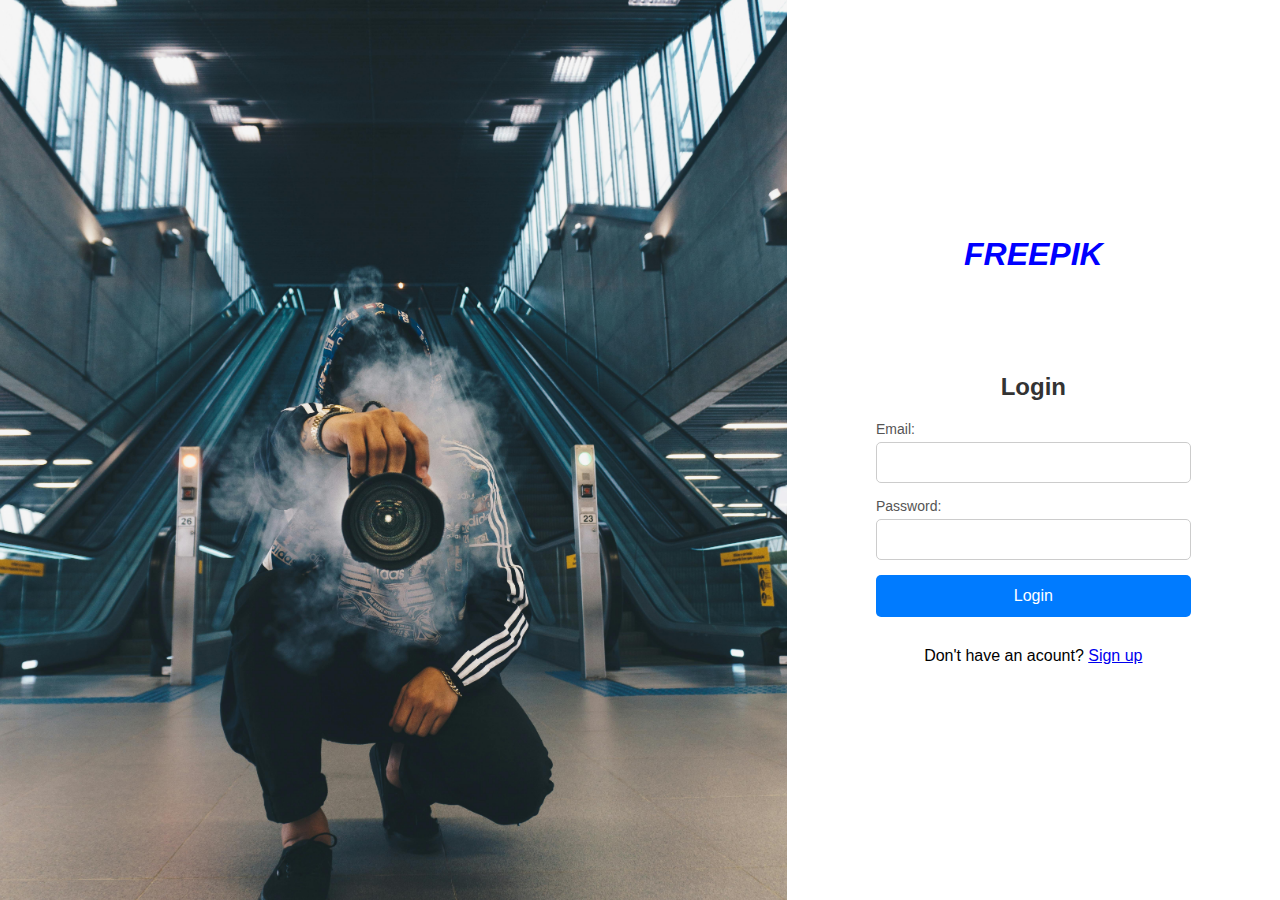
<file: index.html>
<!DOCTYPE html>
<html lang="en">
<head>
    <meta charset="UTF-8">
    <meta name="viewport" content="width=device-width, initial-scale=1.0">
    <title>Login in Page</title>
    <link rel="stylesheet" href="style.css">
</head>
<body>
    <div class="container">
        <div class="image-section"></div>
        <div class="login-section">
            <h1>FREEPIK</h1>
            <h2>Login</h2>
            <form action="Login.php" method="POST">
                <label for="email">Email:</label>
                <input type="email" id="email" name="email" required>
                <label for="password">Password:</label>
                <input type="password" id="password" name="password" required>
                <button type="submit">Login</button>
                <div class="link">
                    <p>Don't have an acount? <a href="Signup.html">Sign up</a></p>
                </div>
            </form>
        </div>
    </div>
</body>
</html>
</file>
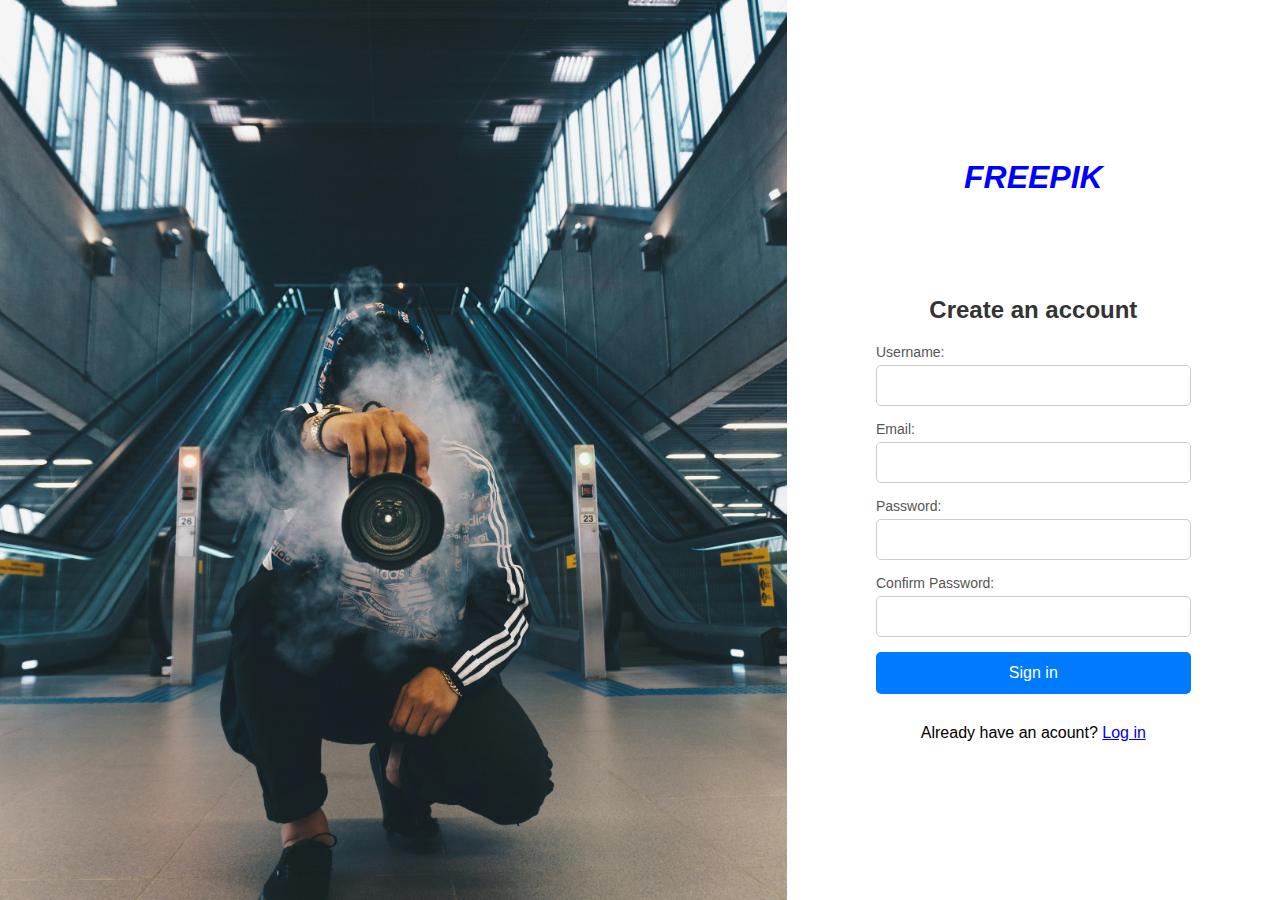
<file: Signup.html>
<!DOCTYPE html>
<html lang="en">
<head>
    <meta charset="UTF-8">
    <meta name="viewport" content="width=device-width, initial-scale=1.0">
    <title>Sign in Page</title>
    <link rel="stylesheet" href="style.css">
</head>
<body>
    <div class="container">
        <div class="image-section"></div>
        <div class="login-section">
            <h1>FREEPIK</h1>
            <h2>Create an account</h2>
            <form action="Signup.php" method="POST">
                <label for="username">Username:</label>
                <input type="text" id="username" name="username" required>
                <label for="email">Email:</label>
                <input type="email" id="email" name="email" required>
                <label for="password">Password:</label>
                <input type="password" id="password" name="password" required>
                <label for="password">Confirm Password:</label>
                <input type="password" id="confirmpass" name="confirmpass" required>
                <button type="submit">Sign in</button>
                <div class="link">
                    <p>Already have an acount? <a href="index.html">Log in</a></p>
                </div>
            </form>
        </div>
    </div>
</body>
</html>
</file>
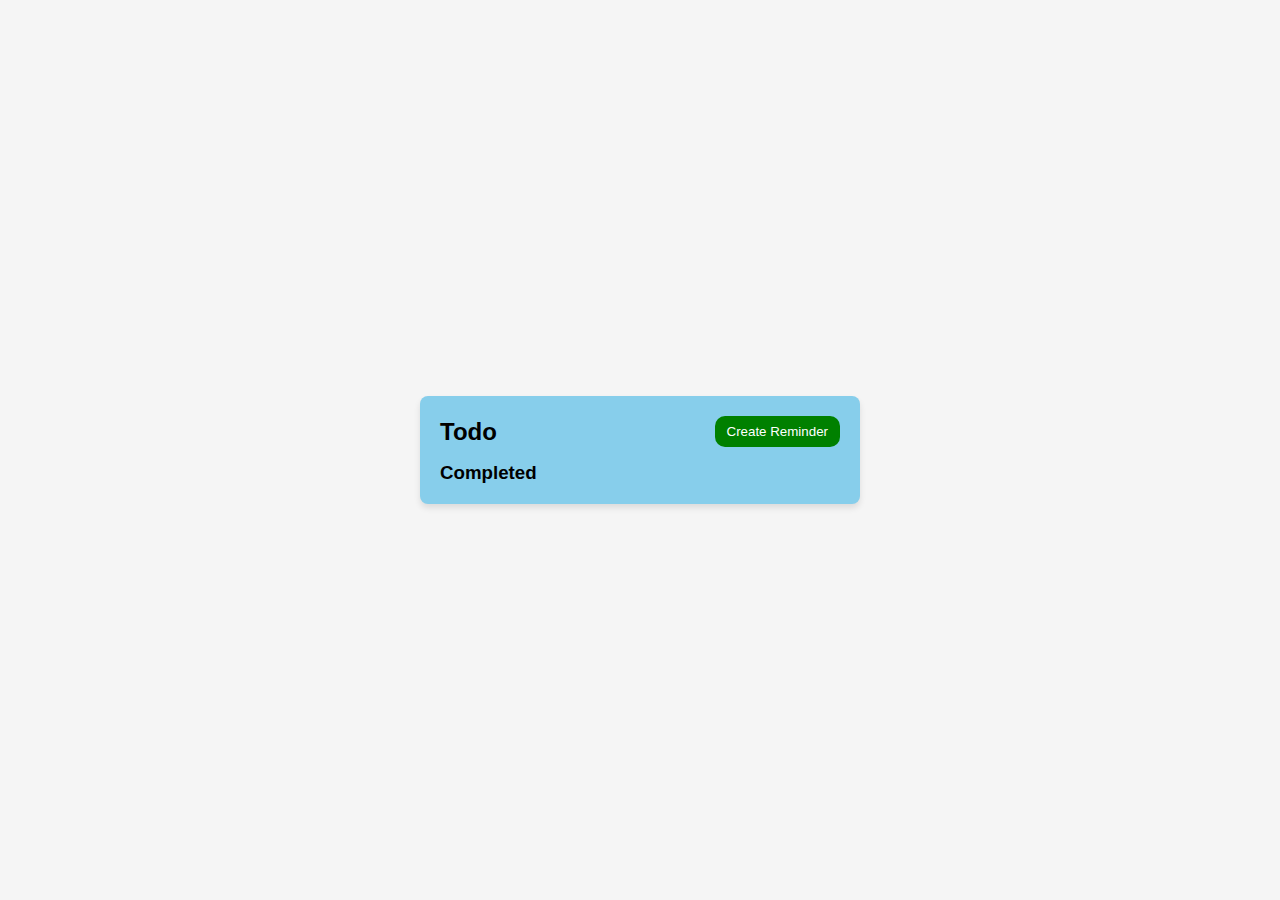
<file: Todo.html>
<!DOCTYPE html>
<html lang="en">
<head>
    <meta charset="UTF-8">
    <meta name="viewport" content="width=device-width, initial-scale=1.0">
    <title>Todo List</title>
    <link rel="stylesheet" href="Todo.css">
</head>
<body>
    <div class="todo-container">
        <div class="hello">
            <h2>Todo</h2>
            <button id="createReminder">Create Reminder</button>
        </div>

        <div id="taskList"></div>

        <h3>Completed</h3>
        <div id="completedTasks"></div>
    </div>

    <script src="Todo.js"></script>
</body>
</html>
</file>
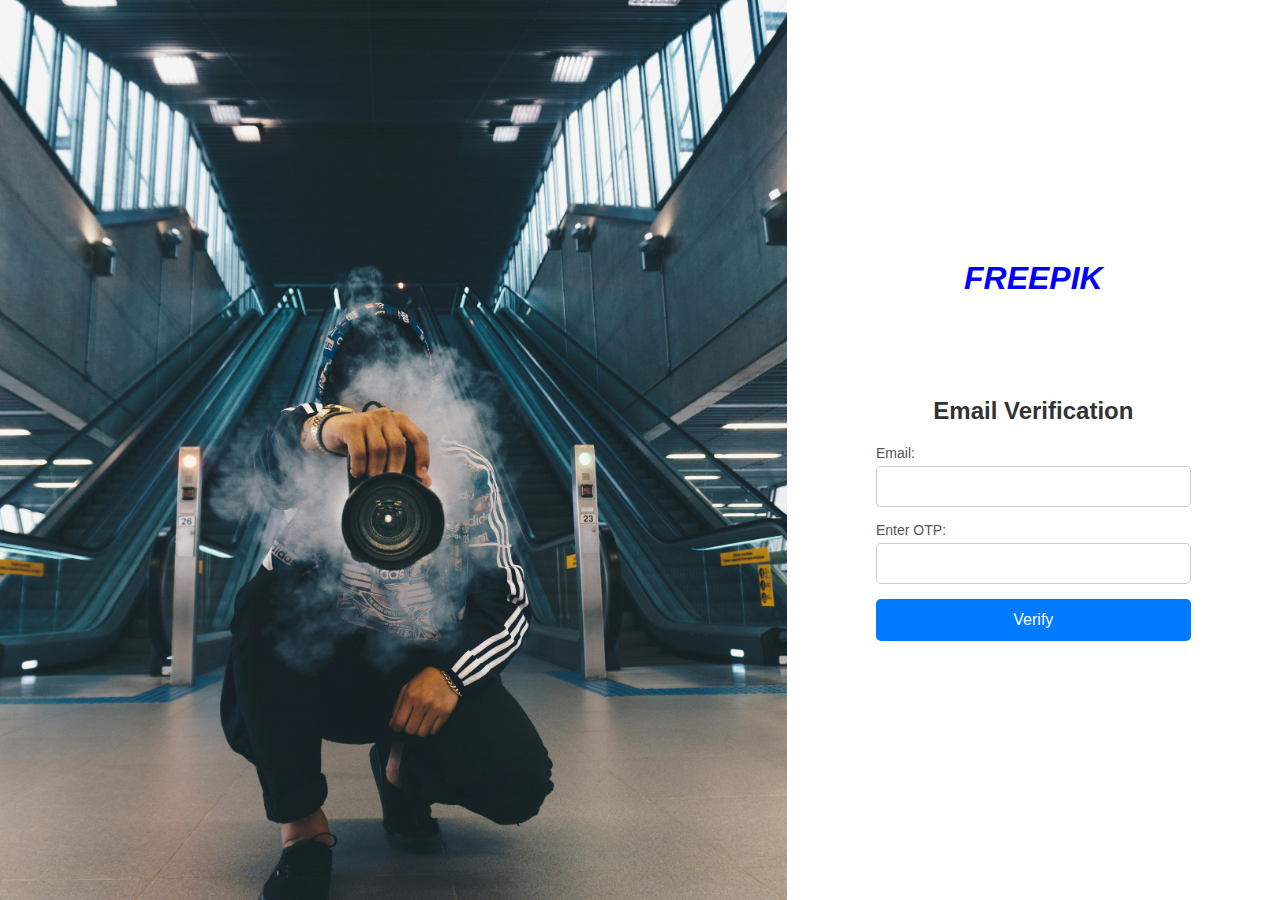
<file: verify.html>
<!DOCTYPE html>
<html lang="en">
<head>
    <meta charset="UTF-8">
    <meta name="viewport" content="width=device-width, initial-scale=1.0">
    <title>Verify OTP</title>
    <link rel="stylesheet" href="style.css">
</head>
<body>
    <div class="container">
        <div class="image-section"></div>
        <div class="login-section">
            <h1>FREEPIK</h1>
            <h2>Email Verification</h2>
            <form action="verify.php" method="POST">
                <label for="email">Email:</label>
                <input type="email" name="email" required>
                <label for="otp">Enter OTP:</label>
                <input type="text" name="otp" required>
                <button type="submit">Verify</button>
            </form>
        </div>
    </div>
</body>
</html>
</file>
<file: style.css>
* {
    margin: 0;
    padding: 0;
    box-sizing: border-box;
    font-family: Arial, sans-serif;
}
body, html {
    height: 100%;
    width: 100%;
}
.container {
    display: flex;
    width: 100%;
    height: 100vh;
}
.image-section {
    flex: 1;
    background: url('hello-\(1\).jpg') no-repeat center center/cover;
}
.login-section {
    flex: 0.5;
    background: white;
    display: flex;
    flex-direction: column;
    justify-content: center;
    align-items: center;
    padding: 50px;
}
h1{
    margin-bottom: 100px;
    color: blue;
    font-style: oblique;
}
h2 {
    margin-bottom: 20px;
    color: #333;
}
form {
    display: flex;
    flex-direction: column;
    width: 80%;
    max-width: 400px;
}
label {
    font-size: 14px;
    color: #555;
    margin-bottom: 5px;
}
input {
    width: 100%;
    padding: 12px;
    margin-bottom: 15px;
    border: 1px solid #ccc;
    border-radius: 5px;
}
button {
    background: #007bff;
    color: white;
    border: none;
    padding: 12px;
    border-radius: 5px;
    cursor: pointer;
    font-size: 16px;
}
button:hover {
    background: #0056b3;
}
.link{
    margin-top: 30px;
    display: flex;
    justify-content: center;
    align-items: center;
}
</file>
<file: Todo.css>
body {
    font-family: Arial, sans-serif;
    background-color: #f5f5f5;
    display: flex;
    justify-content: center;
    align-items: center;
    height: 100vh;
    margin: 0;
}

.todo-container {
    width: 400px;
    background: skyblue;
    padding: 20px;
    border-radius: 8px;
    box-shadow: 0px 4px 6px rgba(0, 0, 0, 0.1);
}

.hello {
    display: flex;
    justify-content: space-between;
    align-items: center;
    margin-bottom: 15px;
}

h2, h3 {
    margin: 0;
}

#createReminder {
    background: green;
    color: white;
    border: none;
    padding: 8px 12px;
    cursor: pointer;
    border-radius: 10px;
}

#createReminder:hover {
    background: rgb(70, 153, 70);
}

.task-item {
    display: flex;
    align-items: center;
    justify-content: space-between;
    margin-bottom: 8px;
    padding: 10px;
    border: 1px solid #ccc;
    border-radius: 5px;
    background-color: white;
}

.task-text {
    flex: 1;
    margin-right: 10px;
}

.button-group {
    display: flex;
    gap: 5px;
}

.complete-btn, .delete-btn {
    border: none;
    padding: 6px 10px;
    border-radius: 5px;
    cursor: pointer;
    color: white;
}

.complete-btn {
    background: green;
}

.complete-btn:hover {
    background: rgb(70, 153, 70);
}

.delete-btn {
    background: red;
}

.delete-btn:hover {
    background: darkred;
}

.completed {
    text-decoration: line-through;
    opacity: 0.6;
    background-color: #e0e0e0;
}
</file>
